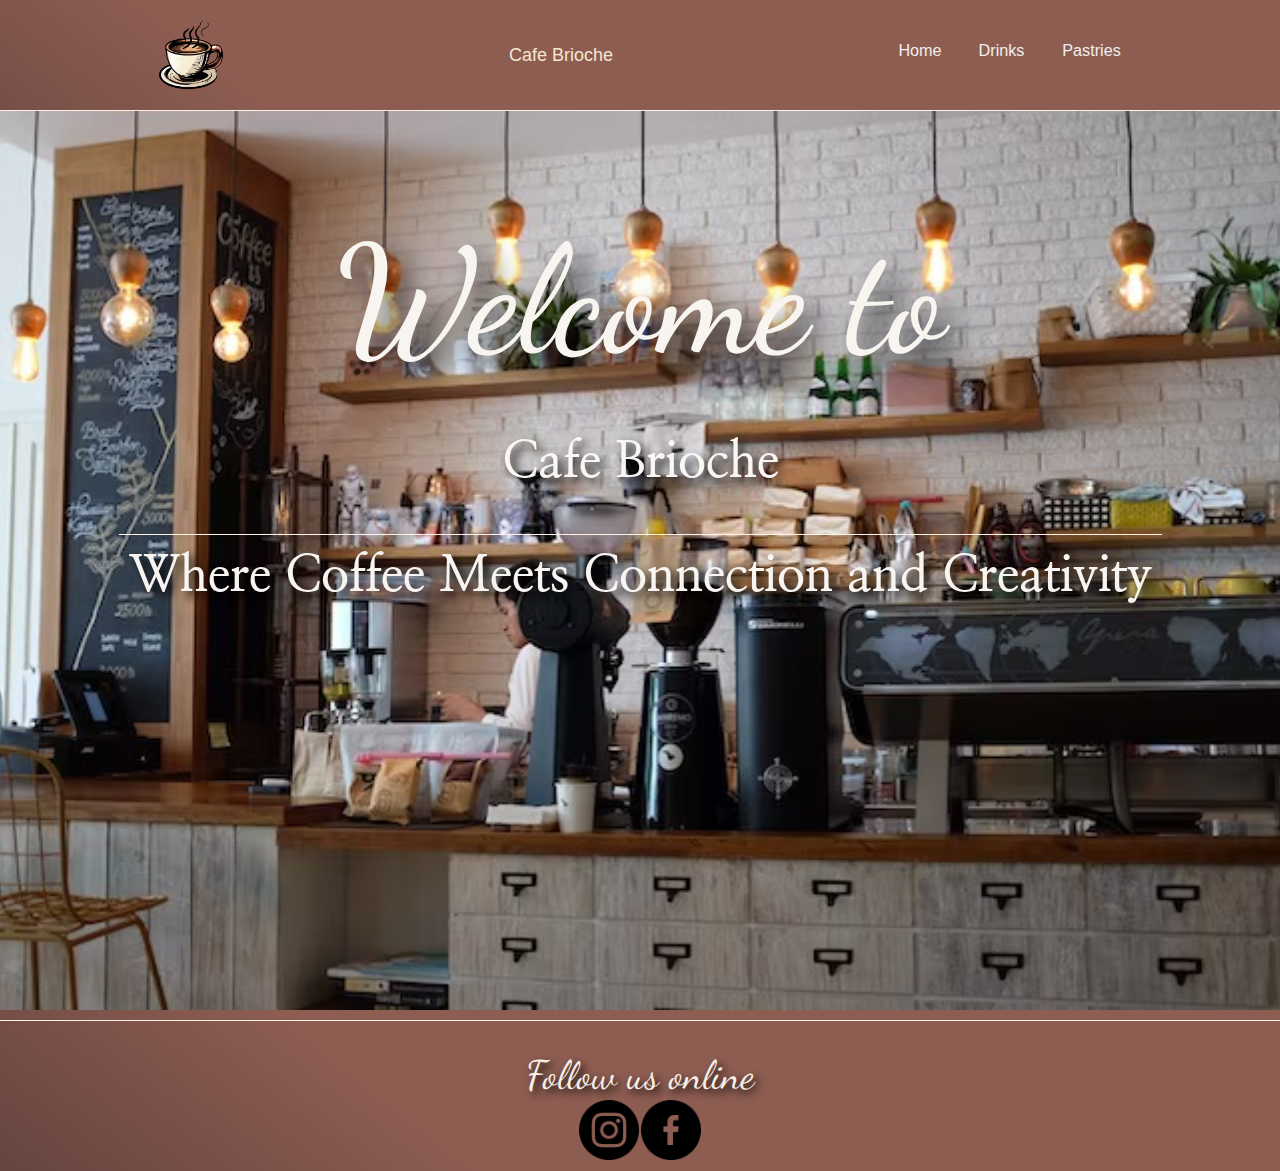
<file: index.html>
<!DOCTYPE html>
<html lang="en">
<head>
    <meta charset="UTF-8">
    <meta name="viewport" content="width=device-width, initial-scale=1.0">
    <meta name="description" content="Coffee shop">
    <title>Cafe brioche</title>
    <link rel="shortcut icon" href="logo.png">
    <link rel="stylesheet" type="text/css" href="style.css">
</head>

<body>
    <header class="header">
        <img class="header-image" src="logo.png" alt="logo image">
        <a class="header-name-logo">Cafe Brioche</a><!-- companies name logo-->
        <nav class="header-menu" >
            <a class="header-menu-iten" href="index.html" rel="prev" target="_self">Home</a> <!--home-->
            <a class="header-menu-iten" href="drink_pg.html" rel="next" target="_self">Drinks</a><!-- menu drinks-->
            <a class="header-menu-iten" href="brioche_pg.html" rel="next" target="_self">Pastries</a><!-- menu pastries-->
        </nav>
    </header>
    <main class="index-content">
        <section class="mein-content" >
            <div class="text-mein-content">
                <h1 class="title-mein-content">Welcome to </h1>
                <h2 class="titlesecond-mein-content">Cafe Brioche</h2>
                <h2 class="third-title-mein-content">Where Coffee Meets Connection and Creativity</h2>
            </div> 
        </section>
    </main>
    <footer class="footer">
        <div class="text-footer">
            <h3 class="text-footer">Follow us online</h3>
        </div>
        <div class="image-footer">  
            <a href="index.html" rel="prev" target="_self">
            <img class="image-footer" src="instagram.png" alt="photo instragram icon"></a>
            <a href="index.html" rel="prev" target="_self">
            <img class="image-footer" src="facebook.png" alt="photo facebook icon"></a>
        </div>
    </footer>
</body>
</html>
</file>
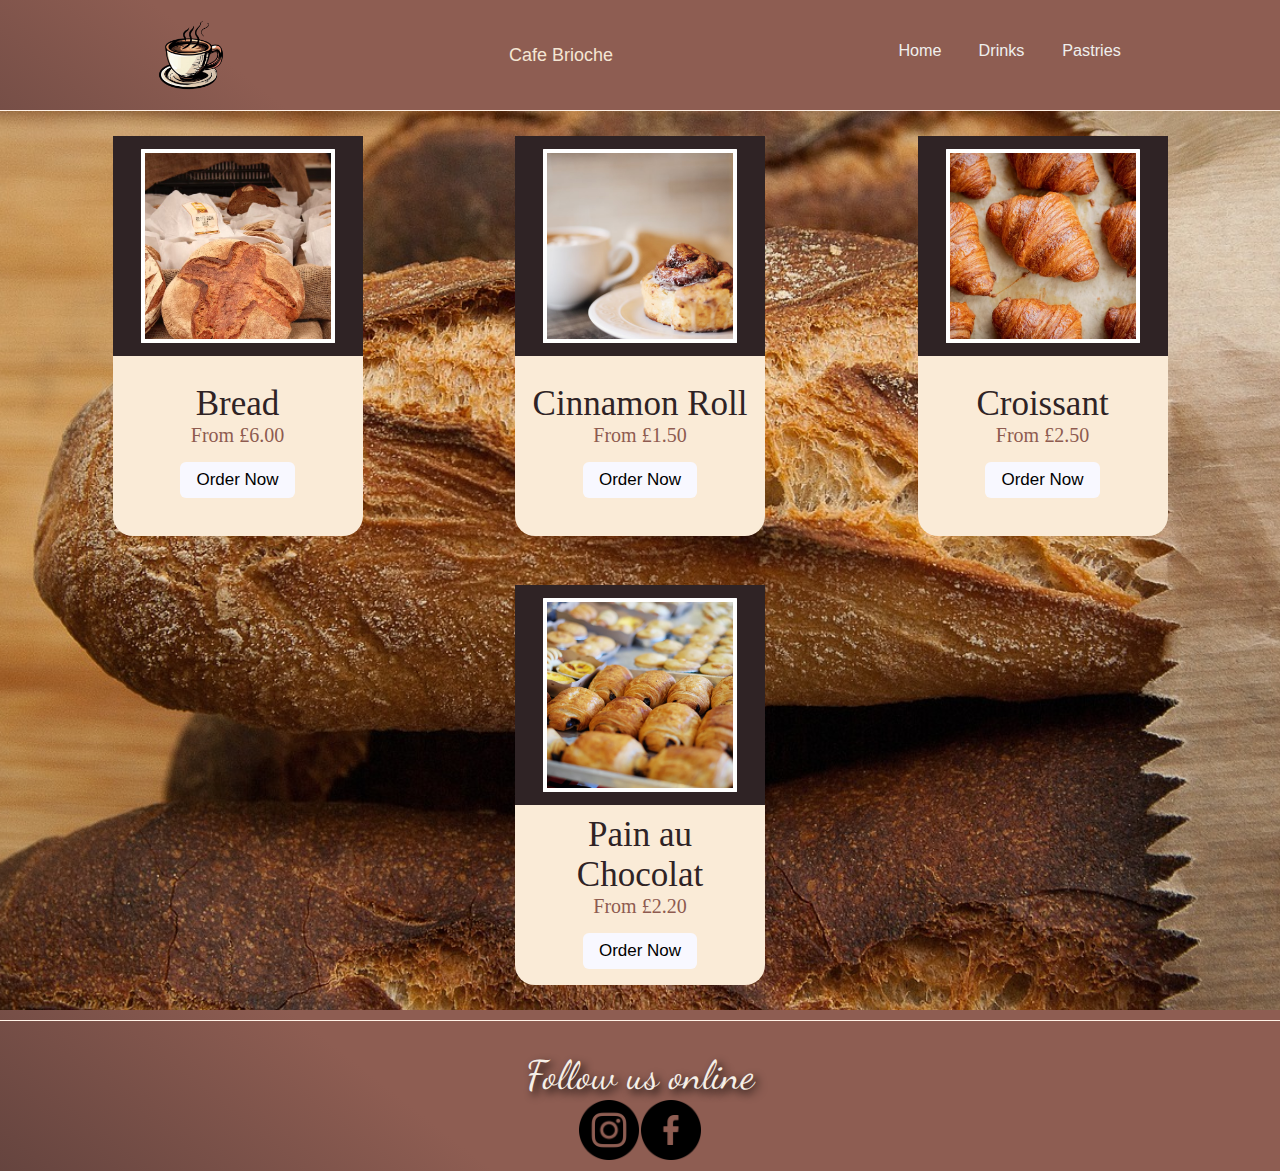
<file: brioche_pg.html>
<!DOCTYPE html>
<html lang="en">
<head>
    <meta charset="UTF-8">
    <meta name="viewport" content="width=device-width, initial-scale=1.0">
    <title>Cafe brioche - Pastries menu</title>
    <link rel="shortcut icon" href="logo.png">
    <link rel="stylesheet" type="text/css" href="style.css">
</head>
<body>
    <header class="header">
        <img class="header-image" src="logo.png" alt="logo image">
        <a class="header-name-logo">Cafe Brioche</a><!-- companies name logo-->
        <nav class="header-menu" >
            <a class="header-menu-iten" href="index.html" rel="prev" target="_self">Home</a> <!--home-->
            <a class="header-menu-iten" href="drink_pg.html" rel="next" target="_self">Drinks</a><!-- menu drinks-->
            <a class="header-menu-iten" href="brioche_pg.html" rel="next" target="_self">Pastries</a><!-- menu pastries-->
        </nav>
    </header>
    <main class="main-pastries" >
        
            
        <selection class="container">
            <div class="menu-content">
                <div class="card-wrap">
                    <div class="card" >
                        <div class="image-content">
                            <span class="overlay"></span>

                            <div class="card-image">
                                <img  class="card-img" src="bread.jpeg" alt="photo bread">
                            </div>
                        </div>
                        <div class="card-content">
                            <br>
                            <h2 class="product-name">Bread</h2>
                            <h3 class="description">From £6.00</h3>
                            <button class="button">Order Now</button>
                        </div>        
                    </div>
                </div>
            </div>
        </selection>

        <selection class="drink-container">
            <div class="menu-content">
                <div class="card-wrap">
                    <div class="card" >
                        <div class="image-content">
                            <span class="overlay"></span>

                            <div class="card-image">
                            <img class="card-img" src="cinnamon_roll.jpeg" alt="photo cinnamon roll">
                            </div>
                        </div>
                        <div class="card-content">
                            <br>
                            <h2 class="product-name">Cinnamon Roll</h2>
                            <h3 class="description">From £1.50</h3>
                            <button class="button">Order Now</button>
                        </div>        
                    </div>
                </div>
            </div>
        </selection> 
        <selection class="drink-container">
            <div class="menu-content">
                <div class="card-wrap">
                    <div class="card" >
                        <div class="image-content">
                            <span class="overlay"></span>

                            <div class="card-image">
                                <img class="card-img" src="croissant.jpeg" alt="photo corissant">
                            </div>
                        </div>
                        <div class="card-content">
                            <br>
                            <h2 class="product-name">Croissant</h2>
                            <h3 class="description">From £2.50</h3>
                            <button class="button">Order Now</button>
                        </div>        
                    </div>
                </div>
            </div>
        </selection> 
        <selection class="drink-container">
            <div class="menu-content">
                <div class="card-wrap">
                    <div class="card" >
                        <div class="image-content">
                            <span class="overlay"></span>

                            <div class="card-image">
                                <img class="card-img" src="pain_au_chocolat.jpeg" alt="photo pain-au-chocolat">
                            </div>
                        </div>
                        <div class="card-content">
                            <h2 class="product-name">Pain au Chocolat</h2>
                            <h3 class="description">From £2.20</h3>
                            <button class="button">Order Now</button>
                        </div>        
                    </div>
                </div>
            </div>
        </selection>  
        </main>
    <footer class="footer">
        <div class="text-footer">
            <h3 class="text-footer">Follow us online</h3>
        </div>
        <div class="image-footer">  
            <a href="index.html" rel="prev" target="_self">
            <img class="image-footer" src="instagram.png" alt="photo instragram icon"></a>
            <a href="index.html" rel="prev" target="_self">
            <img class="image-footer" src="facebook.png" alt="photo facebook icon"></a>
        </div>
    </footer>
</body>
</file>
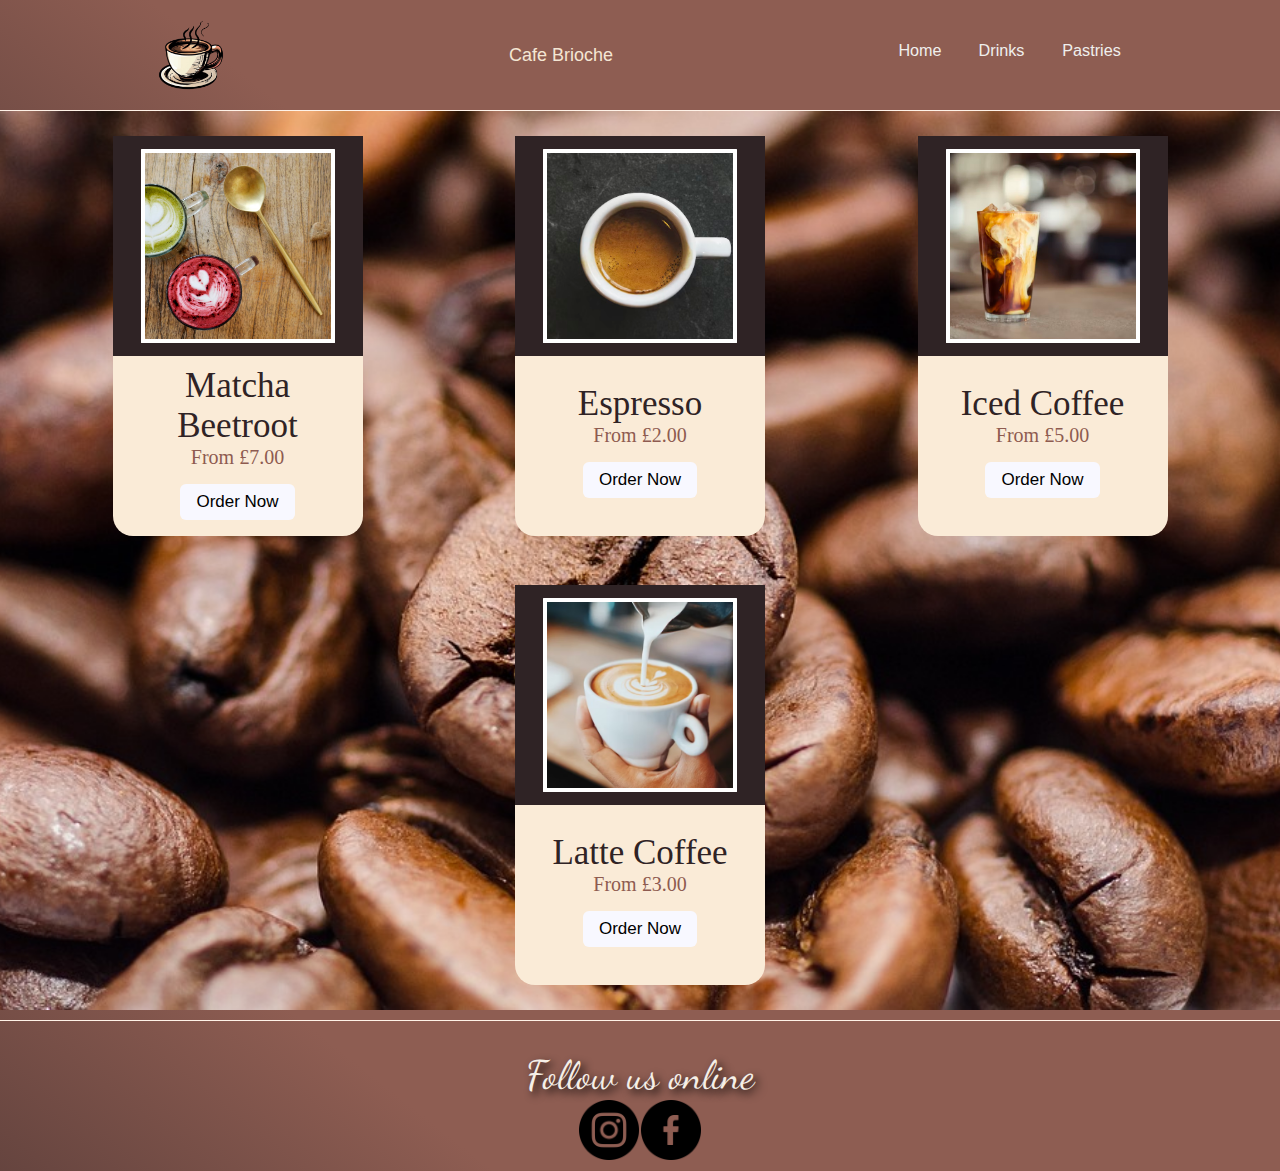
<file: drink_pg.html>
<!DOCTYPE html>
<html lang="en">
<head>
    <meta charset="UTF-8">
    <meta name="viewport" content="width=device-width, initial-scale=1.0">
    <title>Cafe brioche - Drinks menu</title>
    <link rel="shortcut icon" href="logo.png">
    <link rel="stylesheet" type="text/css" href="style.css">
</head>
<body>
    <header class="header">
        <img class="header-image" src="logo.png" alt="logo image">
        <a class="header-name-logo">Cafe Brioche</a><!-- companies name logo-->
        <nav class="header-menu" >
            <a class="header-menu-iten" href="index.html" rel="prev" target="_self">Home</a> <!--home-->
            <a class="header-menu-iten" href="drink_pg.html" rel="next" target="_self">Drinks</a><!-- menu drinks-->
            <a class="header-menu-iten" href="brioche_pg.html" rel="next" target="_self">Pastries</a><!-- menu pastries-->
        </nav>
    </header>
    <main class="title-menu">    
    <section class="main-drinks" > 
        <selection class="drink-container">
            <div class="menu-content">
                <div class="card-wrap">
                    <div class="card" > <!--card-->
                        <div class="image-content">
                            <span class="overlay"></span>

                            <div class="card-image">
                                <img  class="card-img" src="matcha_beetroot.jpeg" alt="photo matcha_beetroot">
                            </div>
                        </div>
                        <div class="card-content">
                            <h2 class="product-name">Matcha Beetroot</h2>
                            <h3 class="description"> From £7.00</h3>
                            <button class="button">Order Now</button>
                        </div>        
                    </div>
                </div>
            </div>
        </selection>
        <selection class="drink-container">
            <div class="menu-content">
                <div class="card-wrap">
                    <div class="card" >
                        <div class="image-content">
                            <span class="overlay"></span>

                            <div class="card-image">
                            <img class="card-img" src="espresso.jpeg" alt="photo espresso">
                            </div>
                        </div>
                        <div class="card-content">
                            <br>
                            <h2 class="product-name">Espresso</h2>
                            <h3 class="description">From £2.00</h3>
                            <button class="button">Order Now</button>
                        </div>        
                    </div>
                </div>
            </div>
        </selection> 
        <selection class="drink-container">
            <div class="menu-content">
                <div class="card-wrap">
                    <div class="card" >
                        <div class="image-content">
                            <span class="overlay"></span>

                            <div class="card-image">
                                <img class="card-img" src="iced_coffee.jpeg" alt="photo iced_coffee">
                            </div>
                        </div>
                        <div class="card-content">
                            <br>
                            <h2 class="product-name">Iced Coffee</h2>
                            <h3 class="description">From £5.00</h3>
                            <button class="button">Order Now</button>
                        </div>        
                    </div>
                </div>
            </div>
        </selection> 
        <selection class="drink-container">
            <div class="menu-content">
                <div class="card-wrap">
                    <div class="card" >
                        <div class="image-content">
                            <span class="overlay"></span>

                            <div class="card-image">
                                <img class="card-img" src="latte.jpeg" alt="photo latte_coffee">
                            </div>
                        </div>
                        <div class="card-content">
                            <br>
                            <h2 class="product-name">Latte Coffee</h2>
                            <h3 class="description">From £3.00</h3>
                            <button class="button">Order Now</button>
                        </div>        
                    </div>
                </div>
            </div>
        </selection>
    </section> 
    </main>

    <footer class="footer">
        <div class="text-footer">
            <h3 class="text-footer">Follow us online</h3>
        </div>
        <div class="image-footer">  
            <a href="index.html" rel="prev" target="_self">
            <img class="image-footer" src="instagram.png" alt="photo instragram icon"></a>
            <a href="index.html" rel="prev" target="_self">
            <img class="image-footer" src="facebook.png" alt="photo facebook icon"></a>
        </div>
    </footer>
</body>
</file>
<file: style.css>
@import url('https://fonts.googleapis.com/css2?family=Nanum+Myeongjo&display=swap');
@import url('https://fonts.googleapis.com/css2?family=Dancing+Script:wght@700&family=Nanum+Myeongjo&display=swap');

*{
margin: 0;
padding: 0;
box-sizing: border-box;
text-decoration: none;
}

body {
    height: 100vh; 
    width: 100vw; 
    font-size: 100%;
    background: linear-gradient(38.15deg, #2f2325 5.62%, #8e5d52 53.38%);
    
}
.index-content{
    min-height: 100vh;
    display: flex;
    justify-content: center;
    border-top: 0.4px solid #fff2e7;
    height: 100vh; 
    width: 100vw;    
    background-position: top center;
    background-size: cover;
    background-repeat:no-repeat;
    background-image: url(coffee_bar.jpeg);
}

.header{
    display:flex;
    flex-direction: row;
    align-items: center;
    justify-content: space-around;
    padding: 20px;
}

.header-image {
    height: 70px;
    align-items: center;    
}
.header-name-logo{
    display:flex;
    flex-direction: row;
    align-items:center;
    justify-content:space-between;
    padding: 10px;
    font-family:"sarala", sans-serif;
    color:rgb(244, 230, 212) ;
    font-weight: 400;
    font-size: 18px;
}

.header-menu {
    display: flex;
    gap: 32px;
    
}
.header-menu-iten {
    font-family:"sarala", sans-serif;
    color:rgb(240, 239, 237) ;
    font-weight: 400;
    font-size: 18px;
    transform: scale(0.9) translateY(-5px);
    cursor: pointer;
    transition: 0.3s;
}
.header-menu-iten:hover{
    font-family:"sarala", sans-serif;
    background:#fff2e7;
    color: #472815;
    transform: scale(1.5);
    cursor: grab;
    border: 2px solid #8e5d52;
    border-radius: 5px;
}
.text-mein-content{
    display: flex;
    flex-direction: column;
    align-items: center;
    gap: 30px;
}
.title-mein-content{
    font-family: 'Dancing Script', cursive;
    color: rgb(248, 244, 240); text-shadow: black 0.1em 0.1em 0.2em;
    font-weight: 500;
    font-size: 150px;
    margin-top:100px;   
}

.titlesecond-mein-content{
    font-family: 'Nanum Myeongjo', serif;
    color: rgb(249, 246, 243); text-shadow: black 0.1em 0.1em 0.2em;
    padding: 10px;
    font-size: 50px; 
}
.third-title-mein-content{
    font-family: 'Nanum Myeongjo', serif;
    border-top: 0.4px solid #fff2e7;
    color: rgb(247, 244, 241); text-shadow: black 0.1em 0.1em 0.2em;
    font-size: 50px;
    padding: 10px;
}

.footer{
    border-top: 0.6px solid #fff2e7;
    display:flex;
    flex-direction: column;
    align-items: center;
    justify-content: space-around;
    padding: 10px;
    margin-top: 10px;
}
.text-footer{
    font-family: 'Dancing Script', cursive;
    color: rgb(245, 239, 231); text-shadow: black 0.1em 0.1em 0.2em;
    font-weight: 50;
    font-size: 40px;
    margin-top:10px;
    
}
.image-footer{
    height: 62px;
    display:flex;
    flex-direction: row;
    align-items: center;
    justify-content: space-around;
    padding: 1px;
}

.title-menu{
    display: flex;
    flex-direction: column;
    align-items: center;
    gap: 30px;
}


/* ################################ menu  ############################################# */

.main-drinks {
    display: flex;
    align-items:center;
    justify-content: space-evenly;
    flex-wrap: wrap; 
    height: 100vh; 
    width: 100vw; 
    border-top: 0.4px solid #fff2e7;
    min-height: 100vh;    
    background-position: top center;
    background-size: cover;
    background-repeat:no-repeat;
    background-image: url(coffeepag.jpeg);
}
.main-pastries {
    display: flex;
    align-items: center;
    justify-content: space-evenly;
    flex-wrap: wrap;
    border-top: 0.4px solid #fff2e7;
    min-height: 100vh;     
    height: 100vh; 
    width: 100vw;       
    background-position: top center;
    background-size: cover;
    background-repeat:no-repeat;
    background-image: url(breadbachgroud.jpg);
}
.menu-content{
    display: flex;
    align-items: center;
    justify-content: center;
    margin: 0 40px;
}
/* card */
.card{
    width: 250px;
    height: 400px;
    border-radius: 20px;
    background-color: antiquewhite;
}

.product-name{
    font-size: 35px;
    font-weight: 450;
    color:#2f2325;
    text-align: center;
}

.description{
    font-size: 20px;
    font-weight: 300;
    color: #8e5b50;
    text-align: center;
}
.image-content,
.card-content{
    display: flex;
    flex-direction: column;
    align-items: center;
    padding: 10px 14px;
}
.image-content{
    position: relative;
    row-gap: 5px;
    
}
.overlay{
    position: absolute;
    left: 0;
    top: 0;
    height: 100%;
    width: 100%;
    background-color:#2f2325;
    
}

.card-image{
    position: relative;
    height: 200px;
    width: 200px;
    padding: 3px;
}

.card-image .card-img{
    height: 100%;
    width:100%;
    object-fit:cover;
    border-radius: 0.3%;
    border: 4px solid white;
}
.card-image :hover{
    transform: scale(0.9) translateY(-5px);
    cursor: pointer;
    transition: 0.3s;
}
.button{
    border: none;
    font-size: 17px;
    color: black;
    padding: 8px 16px;
    background-color: ghostwhite;
    border-radius: 6px;
    margin: 15px;
    cursor: pointer;
    transition: all 0.3s ease-in-out;
}
.button:hover{
    background: gray;
}
</file>
